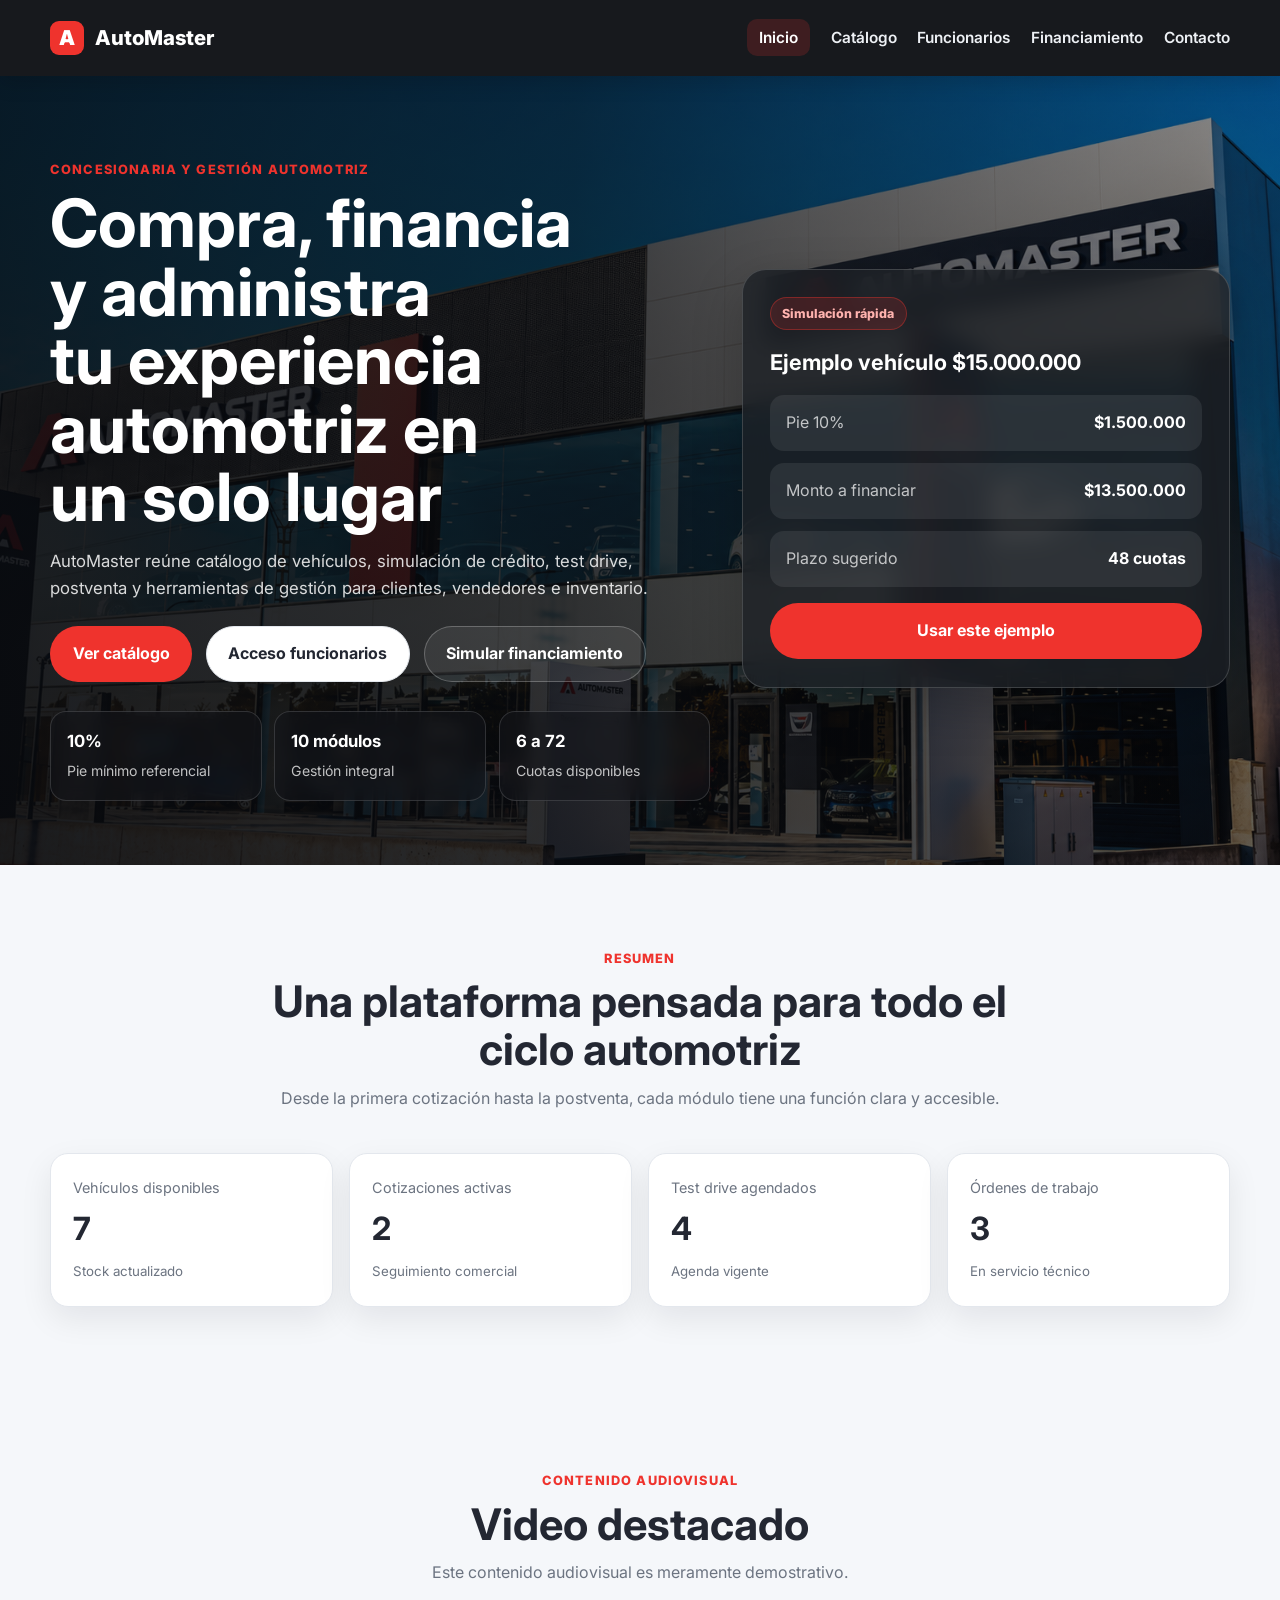
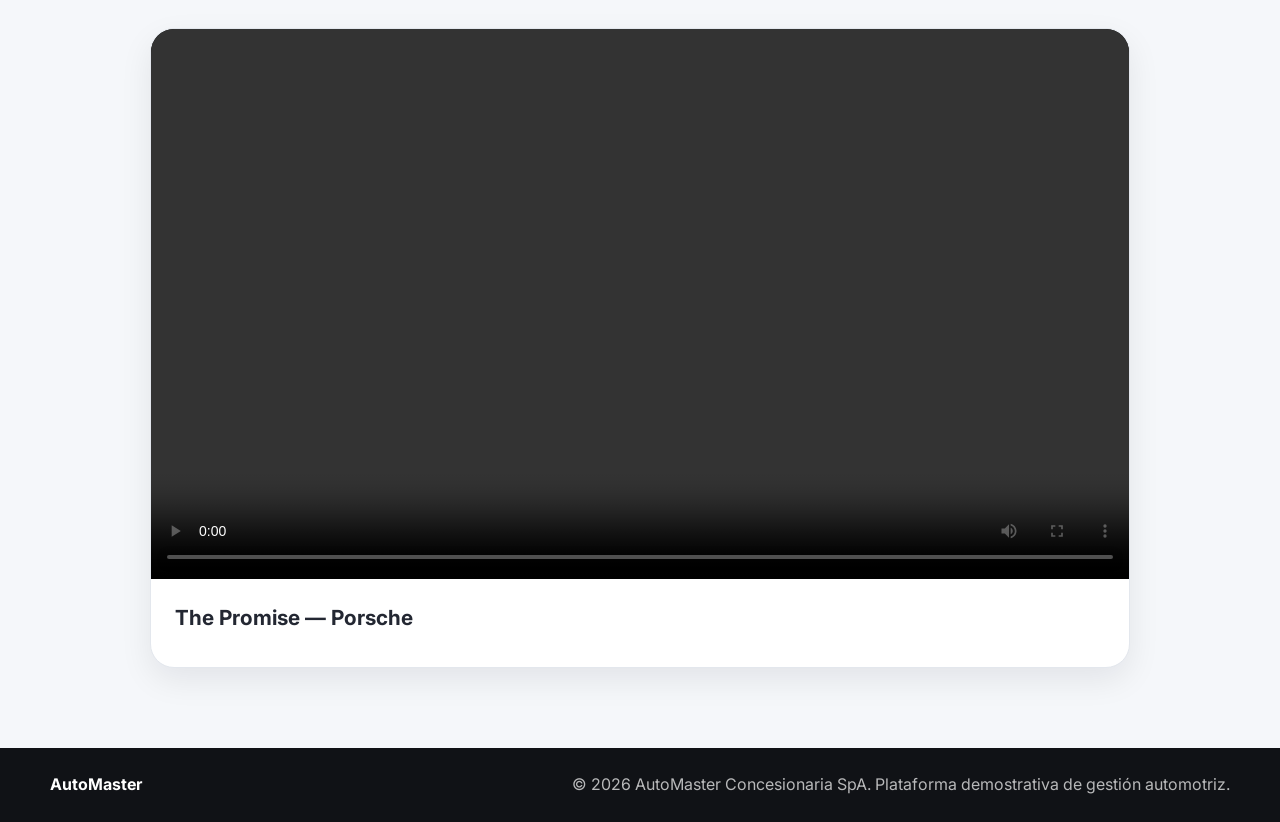
<file: index.html>
<!DOCTYPE html>
<html lang="es">
<head>
    <meta charset="UTF-8">
    <meta name="viewport" content="width=device-width, initial-scale=1.0">
    <title>Inicio | AutoMaster</title>
    <link rel="preconnect" href="https://fonts.googleapis.com">
    <link rel="preconnect" href="https://fonts.gstatic.com" crossorigin>
    <link href="https://fonts.googleapis.com/css2?family=Inter:wght@400;500;600;700;800&display=swap" rel="stylesheet">
    <link rel="stylesheet" href="style.css">
</head>
<body>

<header class="site-header">
    <div class="container header-inner">
        <a href="index.html" class="logo" aria-label="AutoMaster inicio">
            <span class="logo-mark">A</span>
            <span>AutoMaster</span>
        </a>

        <button class="menu-toggle" id="menu-toggle" type="button"
                aria-label="Abrir menú" aria-expanded="false">☰</button>

        <nav aria-label="Navegación principal" class="main-nav" id="main-nav">
            <ul>
                <li><a href="index.html" class="active-page" aria-current="page">Inicio</a></li>
<li><a href="catalogo.html">Catálogo</a></li>
<li><a href="funcionarios.html">Funcionarios</a></li>
<li><a href="financiamiento.html">Financiamiento</a></li>
<li><a href="contacto.html">Contacto</a></li>
<li id="nav-usuario" class="nav-user oculto">
    <span id="usuario-funcionario"></span>
    <button type="button" id="btn-logout-funcionario">Cerrar sesión</button>
</li>
            </ul>
        </nav>
    </div>
</header>


<main>
<section class="hero" id="inicio">
<div class="hero-overlay"></div>
<div class="container hero-grid">
<div class="hero-copy">
<span class="eyebrow">Concesionaria y gestión automotriz</span>
<h1>Compra, financia y administra tu experiencia automotriz en un solo lugar</h1>
<p>
                        AutoMaster reúne catálogo de vehículos, simulación de crédito, test drive, postventa y herramientas de gestión para clientes, vendedores e inventario.
                    </p>
<div class="hero-actions">
<a class="btn btn-primary" href="catalogo.html">Ver catálogo</a>
<a class="btn btn-secondary" href="funcionarios.html">Acceso funcionarios</a>
<a class="btn btn-ghost js-abrir-financiamiento" href="financiamiento.html">Simular financiamiento</a>
</div>
<div class="hero-highlights">
<div class="mini-card">
<strong>10%</strong>
<span>Pie mínimo referencial</span>
</div>
<div class="mini-card">
<strong>10 módulos</strong>
<span>Gestión integral</span>
</div>
<div class="mini-card">
<strong>6 a 72</strong>
<span>Cuotas disponibles</span>
</div>
</div>
</div>
<div class="hero-panel">
<div class="hero-panel-card">
<span class="status-pill">Simulación rápida</span>
<h2>Ejemplo vehículo $15.000.000</h2>
<div class="quick-summary">
<div><span>Pie 10%</span><strong>$1.500.000</strong></div>
<div><span>Monto a financiar</span><strong>$13.500.000</strong></div>
<div><span>Plazo sugerido</span><strong>48 cuotas</strong></div>
</div>
<button class="btn btn-primary btn-full js-ejemplo" data-cuotas="48" data-valor="15000000" type="button">Usar este ejemplo</button>
</div>
</div>
</div>
</section>
<section aria-labelledby="resumen-title" class="section section-alt">
<div class="container">
<div class="section-heading">
<span class="eyebrow">Resumen</span>
<h2 id="resumen-title">Una plataforma pensada para todo el ciclo automotriz</h2>
<p>Desde la primera cotización hasta la postventa, cada módulo tiene una función clara y accesible.</p>
</div>
<div class="stats-grid">
<article class="stat-card"><span>Vehículos disponibles</span><strong id="stat-disponibles">0</strong><small>Stock actualizado</small></article>
<article class="stat-card"><span>Cotizaciones activas</span><strong id="stat-cotizaciones">0</strong><small>Seguimiento comercial</small></article>
<article class="stat-card"><span>Test drive agendados</span><strong id="stat-testdrive">0</strong><small>Agenda vigente</small></article>
<article class="stat-card"><span>Órdenes de trabajo</span><strong id="stat-ot">0</strong><small>En servicio técnico</small></article>
</div>
</div>
</section>
<section aria-labelledby="video-title" class="section video-section" id="video">
<div class="container">
<div class="section-heading">
<span class="eyebrow">Contenido audiovisual</span>
<h2 id="video-title">Video destacado</h2>
<p>Este contenido audiovisual es meramente demostrativo.</p>
</div>
<article class="video-card">
<div class="video-responsive">
<video controls playsinline preload="metadata" aria-label="Porsche The Promise video promocional">
<source src="video/porsche-promise.mp4" type="video/mp4">
<a href="video/porsche-promise.mp4">Abrir video</a>
</video>
</div>
<div class="video-card-content">
<h3>The Promise — Porsche</h3>
</div>
</article>
</div>
</section>
</main>

<div aria-labelledby="app-modal-title" aria-modal="true" class="app-modal oculto" id="app-modal" role="dialog">
<div class="app-modal-backdrop" data-close-app-modal=""></div>
<div class="app-modal-card">
<button aria-label="Cerrar" class="app-modal-close" id="app-modal-close" type="button">×</button>
<div class="app-modal-header">
<span class="eyebrow" id="app-modal-eyebrow">AutoMaster</span>
<h2 id="app-modal-title">Acción</h2>
<p id="app-modal-description"></p>
</div>
<div id="app-modal-content"></div>
</div>
</div>
<div aria-atomic="true" aria-live="polite" class="toast-container" id="toast-container"></div>
<footer class="site-footer">
<div class="container footer-inner">
<strong>AutoMaster</strong>
<p>© 2026 AutoMaster Concesionaria SpA. Plataforma demostrativa de gestión automotriz.</p>
</div>
</footer>

<script src="js/comun.js"></script>
<script src="js/funcionarios.js"></script>
<script src="js/catalogo.js"></script>
<script src="js/financiamiento.js"></script>
<script src="js/contacto.js"></script>
<script src="js/inicio.js"></script>
</body>
</html>
</file>
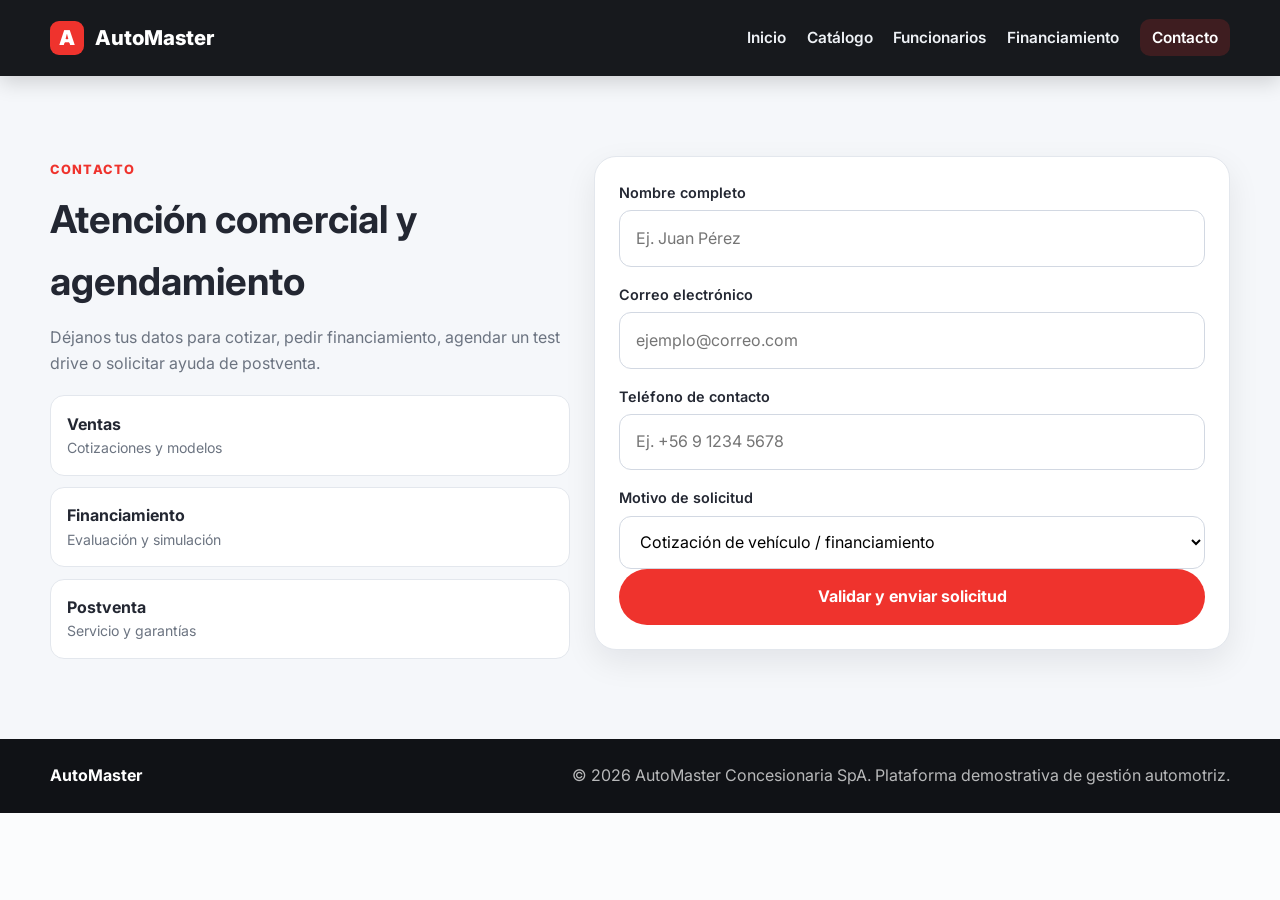
<file: contacto.html>
<!DOCTYPE html>
<html lang="es">
<head>
    <meta charset="UTF-8">
    <meta name="viewport" content="width=device-width, initial-scale=1.0">
    <title>Contacto | AutoMaster</title>
    <link rel="preconnect" href="https://fonts.googleapis.com">
    <link rel="preconnect" href="https://fonts.gstatic.com" crossorigin>
    <link href="https://fonts.googleapis.com/css2?family=Inter:wght@400;500;600;700;800&display=swap" rel="stylesheet">
    <link rel="stylesheet" href="style.css">
</head>
<body>

<header class="site-header">
    <div class="container header-inner">
        <a href="index.html" class="logo" aria-label="AutoMaster inicio">
            <span class="logo-mark">A</span>
            <span>AutoMaster</span>
        </a>

        <button class="menu-toggle" id="menu-toggle" type="button"
                aria-label="Abrir menú" aria-expanded="false">☰</button>

        <nav aria-label="Navegación principal" class="main-nav" id="main-nav">
            <ul>
                <li><a href="index.html">Inicio</a></li>
<li><a href="catalogo.html">Catálogo</a></li>
<li><a href="funcionarios.html">Funcionarios</a></li>
<li><a href="financiamiento.html">Financiamiento</a></li>
<li><a href="contacto.html" class="active-page" aria-current="page">Contacto</a></li>
<li id="nav-usuario" class="nav-user oculto">
    <span id="usuario-funcionario"></span>
    <button type="button" id="btn-logout-funcionario">Cerrar sesión</button>
</li>
            </ul>
        </nav>
    </div>
</header>


<main>
<section class="section section-alt" id="contacto">
<div class="container">
<div class="contact-layout">
<div class="contact-copy">
<span class="eyebrow">Contacto</span>
<h2>Atención comercial y agendamiento</h2>
<p>Déjanos tus datos para cotizar, pedir financiamiento, agendar un test drive o solicitar ayuda de postventa.</p>
<div class="contact-cards">
<div><strong>Ventas</strong><span>Cotizaciones y modelos</span></div>
<div><strong>Financiamiento</strong><span>Evaluación y simulación</span></div>
<div><strong>Postventa</strong><span>Servicio y garantías</span></div>
</div>
</div>
<form class="contact-form" id="formulario-cliente" novalidate="">
<div class="form-group"><label for="nombre">Nombre completo</label><input id="nombre" name="nombre" placeholder="Ej. Juan Pérez" type="text"/><span class="field-error oculto" id="error-nombre"></span></div>
<div class="form-group"><label for="email">Correo electrónico</label><input id="email" name="email" placeholder="ejemplo@correo.com" type="email"/><span class="field-error oculto" id="error-email"></span></div>
<div class="form-group"><label for="telefono">Teléfono de contacto</label><input id="telefono" name="telefono" placeholder="Ej. +56 9 1234 5678" type="tel"/></div>
<div class="form-group"><label for="tipo-solicitud">Motivo de solicitud</label><select id="tipo-solicitud" name="tipo-solicitud"><option value="cotizacion">Cotización de vehículo / financiamiento</option><option value="test-drive">Agendamiento de test drive</option><option value="postventa">Consulta de servicio técnico / postventa</option><option value="garantia">Consulta de garantía</option></select></div>
<button class="btn btn-primary btn-full" type="submit">Validar y enviar solicitud</button>
<p class="success-message oculto" id="mensaje-exito">¡Solicitud registrada con éxito! Un asesor comercial se comunicará contigo.</p>
</form>
</div>
</div>
</section>
</main>


<div aria-labelledby="app-modal-title" aria-modal="true" class="app-modal oculto" id="app-modal" role="dialog">
<div class="app-modal-backdrop" data-close-app-modal=""></div>
<div class="app-modal-card">
<button aria-label="Cerrar" class="app-modal-close" id="app-modal-close" type="button">×</button>
<div class="app-modal-header">
<span class="eyebrow" id="app-modal-eyebrow">AutoMaster</span>
<h2 id="app-modal-title">Acción</h2>
<p id="app-modal-description"></p>
</div>
<div id="app-modal-content"></div>
</div>
</div>
<div aria-atomic="true" aria-live="polite" class="toast-container" id="toast-container"></div>
<footer class="site-footer">
<div class="container footer-inner">
<strong>AutoMaster</strong>
<p>© 2026 AutoMaster Concesionaria SpA. Plataforma demostrativa de gestión automotriz.</p>
</div>
</footer>

<!-- JavaScript separado por funcionalidad -->
<script src="js/comun.js"></script>
<script src="js/funcionarios.js"></script>
<script src="js/catalogo.js"></script>
<script src="js/financiamiento.js"></script>
<script src="js/contacto.js"></script>
<script src="js/inicio.js"></script>
</body>
</html>
</file>
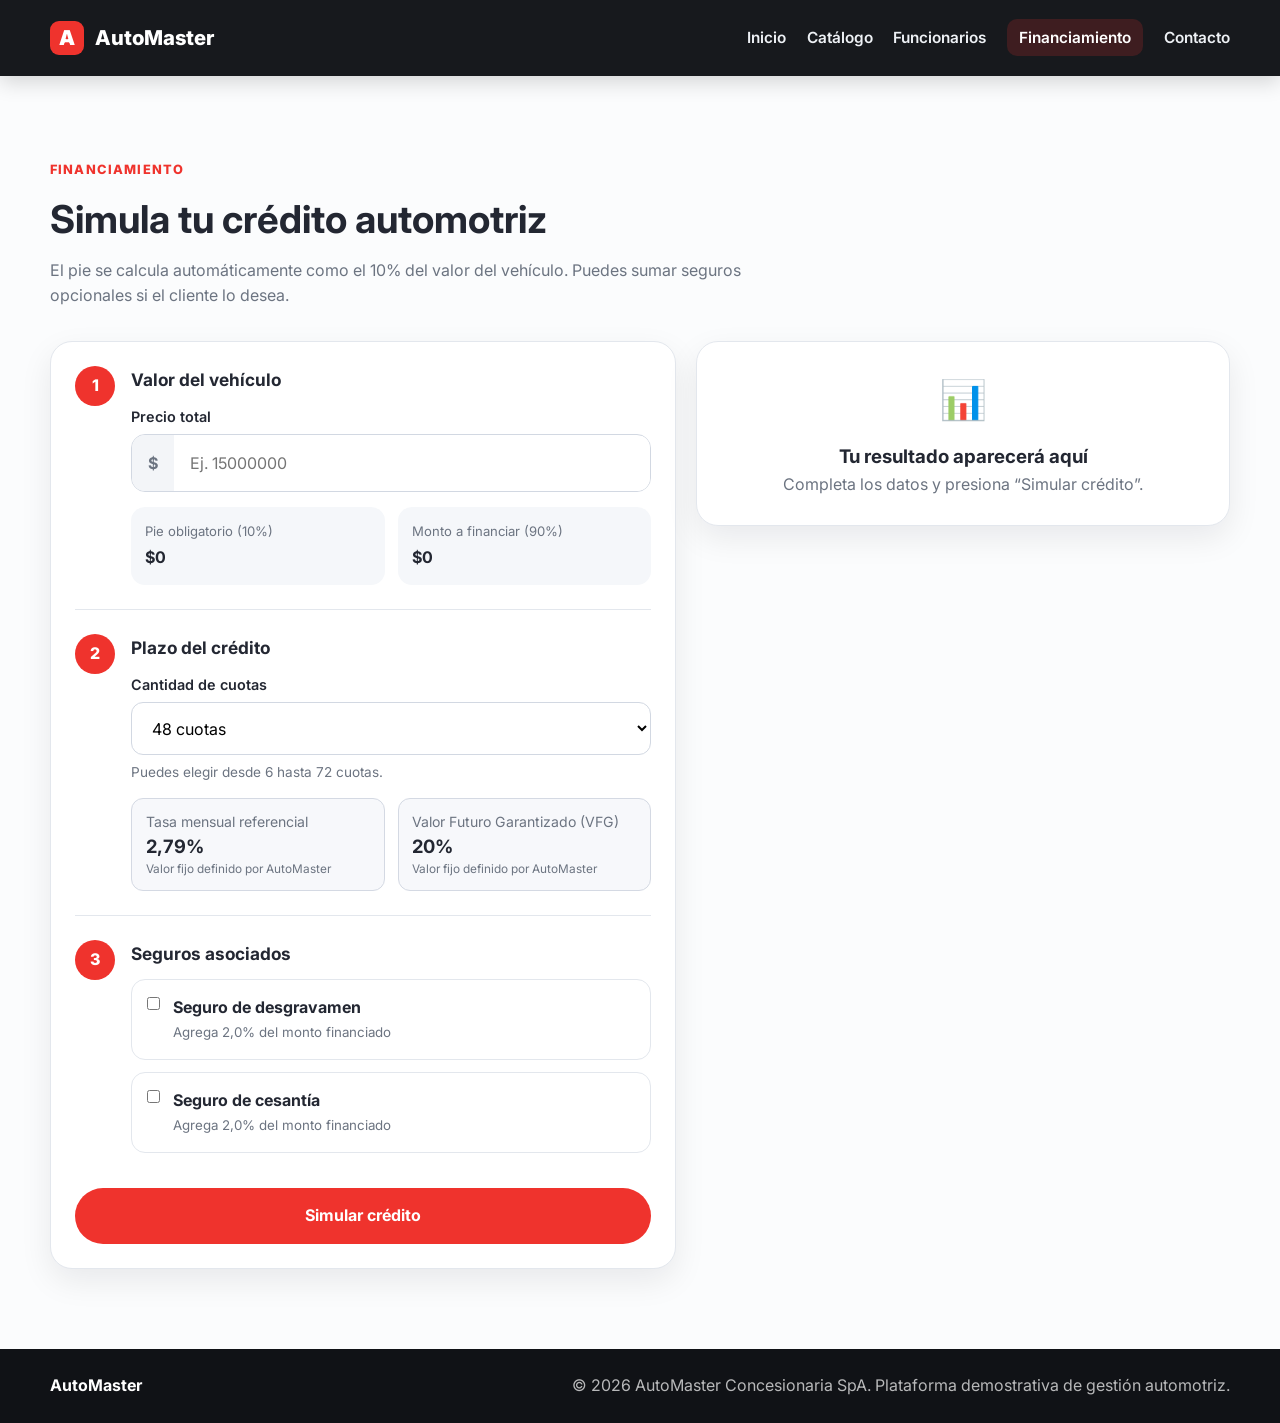
<file: financiamiento.html>
<!DOCTYPE html>
<html lang="es">
<head>
    <meta charset="UTF-8">
    <meta name="viewport" content="width=device-width, initial-scale=1.0">
    <title>Financiamiento | AutoMaster</title>
    <link rel="preconnect" href="https://fonts.googleapis.com">
    <link rel="preconnect" href="https://fonts.gstatic.com" crossorigin>
    <link href="https://fonts.googleapis.com/css2?family=Inter:wght@400;500;600;700;800&display=swap" rel="stylesheet">
    <link rel="stylesheet" href="style.css">
</head>
<body>

<header class="site-header">
    <div class="container header-inner">
        <a href="index.html" class="logo" aria-label="AutoMaster inicio">
            <span class="logo-mark">A</span>
            <span>AutoMaster</span>
        </a>

        <button class="menu-toggle" id="menu-toggle" type="button"
                aria-label="Abrir menú" aria-expanded="false">☰</button>

        <nav aria-label="Navegación principal" class="main-nav" id="main-nav">
            <ul>
                <li><a href="index.html">Inicio</a></li>
<li><a href="catalogo.html">Catálogo</a></li>
<li><a href="funcionarios.html">Funcionarios</a></li>
<li><a href="financiamiento.html" class="active-page" aria-current="page">Financiamiento</a></li>
<li><a href="contacto.html">Contacto</a></li>
<li id="nav-usuario" class="nav-user oculto">
    <span id="usuario-funcionario"></span>
    <button type="button" id="btn-logout-funcionario">Cerrar sesión</button>
</li>
            </ul>
        </nav>
    </div>
</header>


<main>
<section aria-hidden="false" class="section financing-section" id="financiamiento">
<div class="container">
<div class="financing-header">
<div>
<span class="eyebrow">Financiamiento</span>
<h2>Simula tu crédito automotriz</h2>
<p>El pie se calcula automáticamente como el 10% del valor del vehículo. Puedes sumar seguros opcionales si el cliente lo desea.</p>
</div>

</div>
<div class="financing-layout">
<form class="simulator-card" id="form-simulador" novalidate="">
<div class="step-block">
<div class="step-number">1</div>
<div class="step-body">
<h3>Valor del vehículo</h3>
<label for="valor-vehiculo">Precio total</label>
<div class="money-input"><span>$</span><input id="valor-vehiculo" min="1000000" placeholder="Ej. 15000000" required="" step="100000" type="number"/></div>
<div class="inline-summary">
<div><span>Pie obligatorio (10%)</span><strong id="monto-pie">$0</strong></div>
<div><span>Monto a financiar (90%)</span><strong id="monto-financiar-preview">$0</strong></div>
</div>
</div>
</div>
<div class="step-block">
<div class="step-number">2</div>
<div class="step-body">
<h3>Plazo del crédito</h3>
<label for="plazo-cuotas">Cantidad de cuotas</label>
<select id="plazo-cuotas"></select>
<p class="help-text">Puedes elegir desde 6 hasta 72 cuotas.</p>
<div class="finance-inline-fields">
<div class="fixed-finance-field">
<span>Tasa mensual referencial</span>
<strong>2,79%</strong>
<small>Valor fijo definido por AutoMaster</small>
</div>
<div class="fixed-finance-field">
<span>Valor Futuro Garantizado (VFG)</span>
<strong>20%</strong>
<small>Valor fijo definido por AutoMaster</small>
</div>
</div>
</div>
</div>
<div class="step-block">
<div class="step-number">3</div>
<div class="step-body">
<h3>Seguros asociados</h3>
<label class="insurance-option" for="seguro-desgravamen">
<input id="seguro-desgravamen" type="checkbox"/>
<span><strong>Seguro de desgravamen</strong><small>Agrega 2,0% del monto financiado</small></span>
</label>
<label class="insurance-option" for="seguro-cesantia">
<input id="seguro-cesantia" type="checkbox"/>
<span><strong>Seguro de cesantía</strong><small>Agrega 2,0% del monto financiado</small></span>
</label>
</div>
</div>
<p class="error-message oculto" id="error-simulador"></p>
<button class="btn btn-primary btn-full" type="submit">Simular crédito</button>
</form>
<aside class="result-panel">
<div class="result-placeholder" id="resultado-placeholder">
<div class="placeholder-icon">📊</div>
<h3>Tu resultado aparecerá aquí</h3>
<p>Completa los datos y presiona “Simular crédito”.</p>
</div>
<div aria-live="polite" class="result-card oculto" id="tarjeta-resultado">
<span class="result-badge">Resultado</span>
<h3 id="res-titulo-cuotas">Simulación</h3>
<div class="result-row"><span>Código de simulación</span><strong id="res-codigo-simulacion">—</strong></div>
<div class="result-row emphasis"><span>Valor del vehículo</span><strong id="res-valor-vehiculo">$0</strong></div>
<div class="result-row"><span>Pie (10%)</span><strong id="res-pie">$0</strong></div>
<div class="result-row emphasis"><span>Monto financiado</span><strong id="res-monto-solicitado">$0</strong></div>
<hr/>
<div class="result-row"><span>Tasa mensual referencial</span><strong id="res-tasa-mensual">2,79%</strong></div>
<div class="result-row"><span>Valor futuro garantizado</span><strong id="res-vfg">$0</strong></div>
<div class="result-row"><span>Costo base con intereses</span><strong id="res-costo-base">$0</strong></div>
<div class="result-row"><span>Seguro desgravamen</span><strong id="res-costo-desgravamen">$0</strong></div>
<div class="result-row"><span>Seguro cesantía</span><strong id="res-costo-cesantia">$0</strong></div>
<hr/>
<div class="result-row total-row"><span>Cuota mensual aproximada</span><strong id="res-cuota-mensual">$0</strong></div>
<div class="result-row total-row secondary-total"><span>Costo total del crédito</span><strong id="res-costo-total">$0</strong></div>
<p class="legal-note">Simulación referencial para fines demostrativos. No reemplaza una evaluación bancaria real.</p>
<a class="btn btn-secondary btn-full" href="contacto.html">Solicitar asesoría</a>
</div>
</aside>
</div>
</div>
</section>
</main>


<div aria-labelledby="app-modal-title" aria-modal="true" class="app-modal oculto" id="app-modal" role="dialog">
<div class="app-modal-backdrop" data-close-app-modal=""></div>
<div class="app-modal-card">
<button aria-label="Cerrar" class="app-modal-close" id="app-modal-close" type="button">×</button>
<div class="app-modal-header">
<span class="eyebrow" id="app-modal-eyebrow">AutoMaster</span>
<h2 id="app-modal-title">Acción</h2>
<p id="app-modal-description"></p>
</div>
<div id="app-modal-content"></div>
</div>
</div>
<div aria-atomic="true" aria-live="polite" class="toast-container" id="toast-container"></div>
<footer class="site-footer">
<div class="container footer-inner">
<strong>AutoMaster</strong>
<p>© 2026 AutoMaster Concesionaria SpA. Plataforma demostrativa de gestión automotriz.</p>
</div>
</footer>

<!-- JavaScript separado por funcionalidad -->
<script src="js/comun.js"></script>
<script src="js/funcionarios.js"></script>
<script src="js/catalogo.js"></script>
<script src="js/financiamiento.js"></script>
<script src="js/contacto.js"></script>
<script src="js/inicio.js"></script>
</body>
</html>
</file>
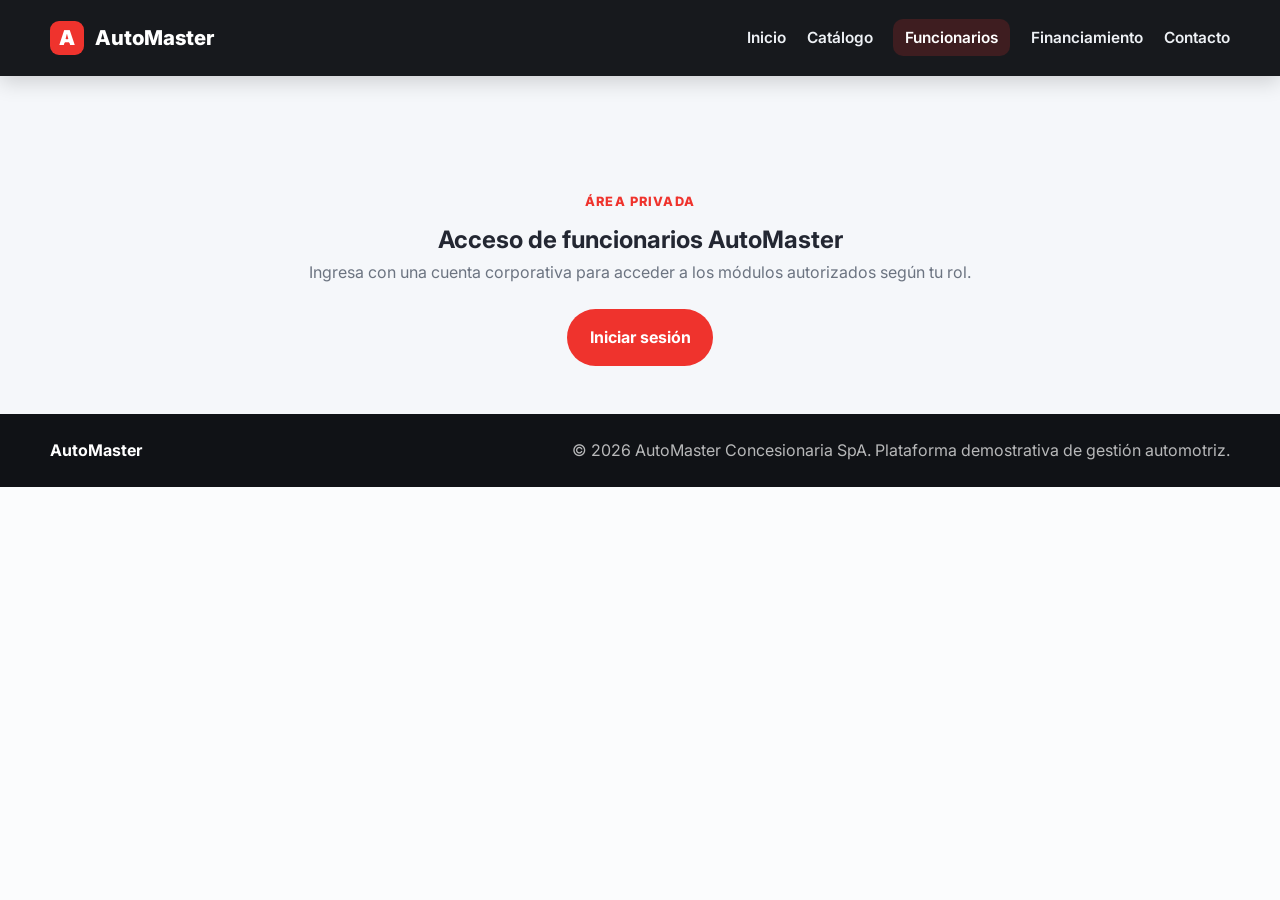
<file: funcionarios.html>
<!DOCTYPE html>
<html lang="es">
<head>
    <meta charset="UTF-8">
    <meta name="viewport" content="width=device-width, initial-scale=1.0">
    <title>Funcionarios | AutoMaster</title>
    <link rel="preconnect" href="https://fonts.googleapis.com">
    <link rel="preconnect" href="https://fonts.gstatic.com" crossorigin>
    <link href="https://fonts.googleapis.com/css2?family=Inter:wght@400;500;600;700;800&display=swap" rel="stylesheet">
    <link rel="stylesheet" href="style.css">
</head>
<body>

<header class="site-header">
    <div class="container header-inner">
        <a href="index.html" class="logo" aria-label="AutoMaster inicio">
            <span class="logo-mark">A</span>
            <span>AutoMaster</span>
        </a>

        <button class="menu-toggle" id="menu-toggle" type="button"
                aria-label="Abrir menú" aria-expanded="false">☰</button>

        <nav aria-label="Navegación principal" class="main-nav" id="main-nav">
            <ul>
                <li><a href="index.html">Inicio</a></li>
<li><a href="catalogo.html">Catálogo</a></li>
<li><a href="funcionarios.html" class="active-page" aria-current="page">Funcionarios</a></li>
<li><a href="financiamiento.html">Financiamiento</a></li>
<li><a href="contacto.html">Contacto</a></li>
<li id="nav-usuario" class="nav-user oculto">
    <span id="usuario-funcionario"></span>
    <button type="button" id="btn-logout-funcionario">Cerrar sesión</button>
</li>
            </ul>
        </nav>
    </div>
</header>


<main>

<section class="section section-alt funcionario-intro">
    <div class="container">
        <div class="section-heading">
            <span class="eyebrow">Área privada</span>
            <h1>Acceso de funcionarios AutoMaster</h1>
            <p>Ingresa con una cuenta corporativa para acceder a los módulos autorizados según tu rol.</p>
            <div class="hero-actions funcionario-login-actions">
                <button type="button" class="btn btn-primary" id="hero-login-funcionario">Iniciar sesión</button>
            </div>
        </div>
    </div>
</section>

<section aria-hidden="true" class="section management-section oculto" id="gestion">
<div class="container">
<div class="section-heading">
<span class="eyebrow">Centro de gestión</span>
<h2>Todos los módulos de AutoMaster</h2>
<p>Selecciona un módulo para ver sus funciones, indicadores y acciones principales.</p>
</div>
<div class="management-toolbar">
<div class="session-summary">
<span>Rol activo</span>
<strong id="role-label">Sin sesión</strong>
</div>
<div class="management-actions">
<button class="btn btn-secondary btn-compact" id="btn-notificaciones" type="button">Notificaciones <span id="notification-count">0</span></button>
<button class="btn btn-secondary btn-compact admin-only" id="btn-exportar-respaldo" type="button">Exportar respaldo</button>
<button class="btn btn-secondary btn-compact admin-only" id="btn-importar-respaldo" type="button">Restaurar respaldo</button>
<button class="btn btn-secondary btn-compact admin-only" id="btn-reset-demo" type="button">Restablecer demo</button>
<input accept="application/json" class="oculto" id="backup-file" type="file"/>
</div>
</div>
<div class="module-layout">
<aside aria-label="Módulos de gestión" class="module-menu">
<button class="module-button active" data-module="clientes" type="button"><span>👤</span><div><strong>Clientes</strong><small>Historial y cotizaciones</small></div></button>
<button class="module-button" data-module="vendedores" type="button"><span>🧑‍💼</span><div><strong>Vendedores</strong><small>CRM, metas y comisiones</small></div></button>
<button class="module-button" data-module="stock" type="button"><span>🚘</span><div><strong>Stock e Inventario</strong><small>VIN y disponibilidad</small></div></button>
<button class="module-button" data-module="repuestos" type="button"><span>🔧</span><div><strong>Repuestos</strong><small>Piezas e insumos</small></div></button>
<button class="module-button" data-module="finanzas" type="button"><span>💳</span><div><strong>Financiamiento</strong><small>Crédito y solicitudes</small></div></button>
<button class="module-button" data-module="testdrive" type="button"><span>🛣️</span><div><strong>Test Drive</strong><small>Agenda y demostración</small></div></button>
<button class="module-button" data-module="documentos" type="button"><span>📄</span><div><strong>Documentos</strong><small>Contratos y archivos</small></div></button>
<button class="module-button" data-module="garantias" type="button"><span>🛡️</span><div><strong>Garantías</strong><small>Pólizas y reclamos</small></div></button>
<button class="module-button" data-module="modelos" type="button"><span>🧾</span><div><strong>Modelos y Catálogo</strong><small>Versiones y precios</small></div></button>
<button class="module-button" data-module="postventa" type="button"><span>🛠️</span><div><strong>Postventa</strong><small>OT y mantenciones</small></div></button>
</aside>
<div aria-live="polite" class="module-panel" id="module-panel"></div>
</div>
</div>
</section>
</main>

<div aria-labelledby="login-title" aria-modal="true" class="login-modal oculto" id="login-modal" role="dialog">
<div class="login-backdrop" data-close-login=""></div>
<div class="login-card">
<button aria-label="Cerrar acceso" class="login-close" id="cerrar-login" type="button">×</button>
<div class="login-logo"><span class="logo-mark">A</span><span>AutoMaster</span></div>
<span class="eyebrow">Área privada</span>
<h2 id="login-title">Acceso para funcionarios</h2>
<p class="login-description">Ingresa con tu correo corporativo <strong>@automaster.cl</strong>. El sistema aplica permisos por rol para mostrar solo los módulos autorizados.</p>
<div class="demo-login-hint"><strong>Demo:</strong> admin@automaster.cl / vendedor@automaster.cl / finanzas@automaster.cl / repuestos@automaster.cl / postventa@automaster.cl<br/>Contraseña de demostración: <code>AutoMaster2026!</code></div>
<form id="form-login" novalidate="">
<div class="form-group">
<label for="login-email">Correo corporativo</label>
<input autocomplete="username" id="login-email" placeholder="nombre@automaster.cl" required="" type="email"/>
</div>
<div class="form-group">
<label for="login-password">Contraseña</label>
<input autocomplete="current-password" id="login-password" placeholder="Ingresa tu contraseña" required="" type="password"/>
</div>
<p class="login-error oculto" id="login-error" role="alert"></p>
<button class="btn btn-primary btn-full" type="submit">Ingresar al sistema</button>
</form>
<p class="login-help">Acceso exclusivo para personal autorizado de AutoMaster.</p>
</div>
</div>
<div aria-labelledby="app-modal-title" aria-modal="true" class="app-modal oculto" id="app-modal" role="dialog">
<div class="app-modal-backdrop" data-close-app-modal=""></div>
<div class="app-modal-card">
<button aria-label="Cerrar" class="app-modal-close" id="app-modal-close" type="button">×</button>
<div class="app-modal-header">
<span class="eyebrow" id="app-modal-eyebrow">AutoMaster</span>
<h2 id="app-modal-title">Acción</h2>
<p id="app-modal-description"></p>
</div>
<div id="app-modal-content"></div>
</div>
</div>
<div aria-atomic="true" aria-live="polite" class="toast-container" id="toast-container"></div>
<footer class="site-footer">
<div class="container footer-inner">
<strong>AutoMaster</strong>
<p>© 2026 AutoMaster Concesionaria SpA. Plataforma demostrativa de gestión automotriz.</p>
</div>
</footer>

<!-- JavaScript separado por funcionalidad -->
<script src="js/comun.js"></script>
<script src="js/funcionarios.js"></script>
<script src="js/catalogo.js"></script>
<script src="js/financiamiento.js"></script>
<script src="js/contacto.js"></script>
<script src="js/inicio.js"></script>
</body>
</html>
</file>
<file: style.css>
:root {
    --primary: #ef332d;
    --primary-dark: #c92622;
    --dark: #101216;
    --dark-soft: #181b21;
    --text: #232732;
    --muted: #6c7481;
    --surface: #ffffff;
    --surface-soft: #f5f7fa;
    --border: #e3e7ed;
    --success: #18864b;
    --warning: #c17a00;
    --danger: #cf2b24;
    --shadow: 0 12px 32px rgba(16, 18, 22, 0.08);
    --radius: 18px;
    --container: 1180px;
}

* {
    margin: 0;
    padding: 0;
    box-sizing: border-box;
}

html {
    scroll-behavior: smooth;
}

body {
    font-family: 'Inter', system-ui, -apple-system, BlinkMacSystemFont, 'Segoe UI', sans-serif;
    color: var(--text);
    background: #fbfcfd;
    line-height: 1.6;
}

img {
    display: block;
    width: 100%;
}

button,
input,
select,
textarea {
    font: inherit;
}

a {
    color: inherit;
    text-decoration: none;
}

.container {
    width: min(var(--container), calc(100% - 2rem));
    margin: 0 auto;
}

.section {
    padding: 5rem 0;
}

.section-alt {
    background: var(--surface-soft);
}

.eyebrow {
    display: inline-block;
    margin-bottom: 0.55rem;
    color: var(--primary);
    font-size: 0.8rem;
    font-weight: 800;
    letter-spacing: 0.09em;
    text-transform: uppercase;
}

.section-heading {
    max-width: 760px;
    margin: 0 auto 2.6rem;
    text-align: center;
}

.section-heading h2 {
    font-size: clamp(2rem, 3.4vw, 2.9rem);
    line-height: 1.1;
    margin-bottom: 0.75rem;
}

.section-heading p {
    color: var(--muted);
}

.btn {
    display: inline-flex;
    align-items: center;
    justify-content: center;
    min-height: 48px;
    padding: 0.9rem 1.35rem;
    border: 1px solid transparent;
    border-radius: 999px;
    font-weight: 700;
    cursor: pointer;
    transition: transform 0.2s ease, background 0.2s ease, color 0.2s ease, border-color 0.2s ease;
}

.btn:hover {
    transform: translateY(-1px);
}

.btn-primary {
    background: var(--primary);
    color: #fff;
}

.btn-primary:hover {
    background: var(--primary-dark);
}

.btn-secondary {
    background: #fff;
    color: var(--text);
    border-color: var(--border);
}

.btn-secondary:hover {
    border-color: var(--primary);
    color: var(--primary);
}

.btn-ghost {
    color: #fff;
    border-color: rgba(255,255,255,0.24);
    background: rgba(255,255,255,0.08);
}

.btn-ghost:hover {
    background: rgba(255,255,255,0.14);
}

.btn-full {
    width: 100%;
}

.site-header {
    position: sticky;
    top: 0;
    z-index: 1000;
    background: rgba(14, 16, 20, 0.96);
    backdrop-filter: blur(12px);
    box-shadow: 0 6px 20px rgba(0,0,0,0.16);
}

.header-inner {
    min-height: 76px;
    display: flex;
    align-items: center;
    justify-content: space-between;
    gap: 1rem;
}

.logo {
    display: inline-flex;
    align-items: center;
    gap: 0.7rem;
    color: #fff;
    font-size: 1.28rem;
    font-weight: 800;
}

.logo-mark {
    width: 34px;
    height: 34px;
    display: inline-grid;
    place-items: center;
    border-radius: 9px;
    background: var(--primary);
    color: #fff;
    font-weight: 900;
}

.main-nav ul {
    list-style: none;
    display: flex;
    align-items: center;
    gap: 1.3rem;
}

.main-nav a {
    color: #eef1f5;
    font-weight: 600;
    font-size: 0.96rem;
}

.main-nav a:hover {
    color: #fff;
}

.menu-toggle {
    display: none;
    border: 1px solid rgba(255,255,255,0.15);
    background: rgba(255,255,255,0.07);
    color: #fff;
    border-radius: 10px;
    width: 44px;
    height: 44px;
    cursor: pointer;
}

.hero {
    position: relative;
    min-height: 82vh;
    display: flex;
    align-items: center;
    color: #fff;
    background-image: url('./img/fondo-automaster.png');
    background-size: cover;
    background-position: center;
    background-repeat: no-repeat;
    overflow: hidden;
}

.hero-overlay {
    position: absolute;
    inset: 0;
    background:
        linear-gradient(90deg, rgba(8,10,14,0.88) 0%, rgba(8,10,14,0.76) 45%, rgba(8,10,14,0.40) 100%),
        linear-gradient(180deg, rgba(7,9,12,0.10), rgba(7,9,12,0.40));
}

.hero-grid {
    position: relative;
    z-index: 1;
    display: grid;
    grid-template-columns: minmax(0, 1.15fr) minmax(330px, 0.85fr);
    gap: 2rem;
    align-items: center;
    padding: 5rem 0 4rem;
}

.hero-copy {
    max-width: 760px;
}

.hero-copy h1 {
    font-size: clamp(2.6rem, 5.2vw, 4.8rem);
    line-height: 1.03;
    margin-bottom: 1rem;
    text-wrap: balance;
}

.hero-copy p {
    max-width: 700px;
    color: rgba(255,255,255,0.84);
    font-size: 1.05rem;
    margin-bottom: 1.5rem;
}

.hero-actions {
    display: flex;
    flex-wrap: wrap;
    gap: 0.85rem;
    margin-bottom: 1.8rem;
}

.hero-highlights {
    display: grid;
    grid-template-columns: repeat(3, minmax(0, 1fr));
    gap: 0.8rem;
}

.mini-card {
    padding: 1rem;
    border-radius: 16px;
    background: rgba(19,22,27,0.58);
    border: 1px solid rgba(255,255,255,0.14);
    backdrop-filter: blur(8px);
}

.mini-card strong {
    display: block;
    font-size: 1.05rem;
    margin-bottom: 0.2rem;
}

.mini-card span {
    color: rgba(255,255,255,0.74);
    font-size: 0.88rem;
}

.hero-panel-card {
    padding: 1.7rem;
    border-radius: 24px;
    background: rgba(29,32,38,0.78);
    border: 1px solid rgba(255,255,255,0.16);
    box-shadow: 0 18px 50px rgba(0,0,0,0.22);
    backdrop-filter: blur(12px);
}

.status-pill {
    display: inline-block;
    background: rgba(239,51,45,0.16);
    color: #ffb3af;
    border: 1px solid rgba(239,51,45,0.38);
    border-radius: 999px;
    padding: 0.35rem 0.7rem;
    font-size: 0.78rem;
    font-weight: 800;
    margin-bottom: 0.9rem;
}

.hero-panel-card h2 {
    font-size: 1.35rem;
    margin-bottom: 1rem;
}

.quick-summary {
    display: grid;
    gap: 0.75rem;
    margin-bottom: 1rem;
}

.quick-summary div {
    display: flex;
    justify-content: space-between;
    gap: 1rem;
    padding: 0.95rem 1rem;
    border-radius: 14px;
    background: rgba(255,255,255,0.08);
}

.quick-summary span {
    color: rgba(255,255,255,0.72);
}

.stats-grid {
    display: grid;
    grid-template-columns: repeat(4, minmax(0, 1fr));
    gap: 1rem;
}

.stat-card {
    background: var(--surface);
    border: 1px solid var(--border);
    border-radius: var(--radius);
    padding: 1.4rem;
    box-shadow: var(--shadow);
}

.stat-card span {
    display: block;
    color: var(--muted);
    font-size: 0.9rem;
}

.stat-card strong {
    display: block;
    font-size: 2rem;
    margin: 0.25rem 0;
}

.stat-card small {
    color: var(--muted);
}

.catalog-grid {
    display: grid;
    grid-template-columns: repeat(3, minmax(0, 1fr));
    gap: 1.5rem;
}

.catalog-toolbar {
    display: flex;
    align-items: end;
    justify-content: space-between;
    gap: 1rem;
    margin-bottom: 1.5rem;
    padding: 1rem;
    background: var(--surface);
    border: 1px solid var(--border);
    border-radius: 18px;
}

.catalog-filters {
    display: flex;
    flex-wrap: wrap;
    gap: 0.55rem;
}

.catalog-filter {
    border: 1px solid var(--border);
    background: #fff;
    color: var(--text);
    border-radius: 999px;
    padding: 0.65rem 0.95rem;
    font-weight: 700;
    cursor: pointer;
}

.catalog-filter:hover,
.catalog-filter.active {
    background: var(--primary);
    border-color: var(--primary);
    color: #fff;
}

.catalog-search {
    display: grid;
    gap: 0.35rem;
    min-width: min(320px, 100%);
    color: var(--muted);
    font-size: 0.84rem;
    font-weight: 700;
}

.catalog-search input {
    width: 100%;
    border: 1px solid var(--border);
    border-radius: 12px;
    padding: 0.72rem 0.85rem;
    background: #fff;
}

.catalog-search input:focus {
    outline: none;
    border-color: var(--primary);
    box-shadow: 0 0 0 3px rgba(224, 53, 47, 0.12);
}

.catalog-empty {
    text-align: center;
    color: var(--muted);
    padding: 1.2rem;
    margin-bottom: 1rem;
    border: 1px dashed var(--border);
    border-radius: 14px;
}

.vehicle-card {
    overflow: hidden;
    background: var(--surface);
    border: 1px solid var(--border);
    border-radius: 24px;
    box-shadow: var(--shadow);
}

.vehicle-card img {
    width: 100%;
    aspect-ratio: 16 / 10;
    object-fit: contain;
    object-position: center;
    background: #f4f5f7;
    padding: 0.35rem;
}

.vehicle-content {
    padding: 1.45rem;
}

.vehicle-topline {
    display: flex;
    justify-content: space-between;
    align-items: center;
    color: var(--muted);
    font-size: 0.88rem;
    margin-bottom: 0.65rem;
}

.vehicle-tag {
    display: inline-block;
    padding: 0.3rem 0.6rem;
    border-radius: 999px;
    background: #fff0ef;
    color: var(--primary);
    font-weight: 700;
}

.moto-tag {
    background: #eef4ff;
    color: #315ea8;
}

.vehicle-content h3 {
    font-size: 1.4rem;
    margin-bottom: 0.85rem;
}

.vehicle-content ul {
    list-style: none;
    display: grid;
    gap: 0.42rem;
    color: var(--muted);
}

.vehicle-content li strong {
    color: var(--text);
}

.vehicle-actions {
    display: flex;
    flex-wrap: wrap;
    gap: 0.7rem;
    margin-top: 1.2rem;
}

.management-section {
    background: #11141a;
    color: #fff;
}

.management-section .section-heading p {
    color: rgba(255,255,255,0.66);
}

.module-layout {
    display: grid;
    grid-template-columns: 300px minmax(0, 1fr);
    gap: 1rem;
    align-items: start;
}

.module-menu {
    display: grid;
    gap: 0.65rem;
    position: sticky;
    top: 92px;
}

.module-button {
    width: 100%;
    display: flex;
    align-items: center;
    gap: 0.85rem;
    text-align: left;
    padding: 0.95rem;
    border-radius: 14px;
    border: 1px solid rgba(255,255,255,0.09);
    background: rgba(255,255,255,0.045);
    color: #fff;
    cursor: pointer;
    transition: background 0.2s ease, border-color 0.2s ease;
}

.module-button:hover,
.module-button.active {
    background: rgba(239,51,45,0.14);
    border-color: rgba(239,51,45,0.50);
}

.module-button > span {
    font-size: 1.3rem;
}

.module-button div {
    min-width: 0;
}

.module-button strong,
.module-button small {
    display: block;
}

.module-button small {
    color: rgba(255,255,255,0.56);
    font-size: 0.78rem;
    margin-top: 0.08rem;
}

.module-panel {
    min-height: 670px;
    background: #f8f9fb;
    color: var(--text);
    border-radius: 24px;
    padding: 1.5rem;
    border: 1px solid rgba(255,255,255,0.09);
}

.module-panel-header {
    display: flex;
    justify-content: space-between;
    align-items: flex-start;
    gap: 1rem;
    margin-bottom: 1.2rem;
}

.module-panel-header h3 {
    font-size: 1.7rem;
    margin-bottom: 0.35rem;
}

.module-panel-header p {
    color: var(--muted);
    max-width: 720px;
}

.module-badge {
    white-space: nowrap;
    padding: 0.4rem 0.7rem;
    border-radius: 999px;
    background: #fff0ef;
    color: var(--primary);
    font-size: 0.8rem;
    font-weight: 800;
}

.module-kpis {
    display: grid;
    grid-template-columns: repeat(3, minmax(0,1fr));
    gap: 0.8rem;
    margin-bottom: 1rem;
}

.module-kpi {
    background: #fff;
    border: 1px solid var(--border);
    border-radius: 16px;
    padding: 1rem;
}

.module-kpi span {
    display: block;
    color: var(--muted);
    font-size: 0.82rem;
}

.module-kpi strong {
    display: block;
    font-size: 1.5rem;
    margin-top: 0.15rem;
}

.module-content-grid {
    display: grid;
    grid-template-columns: minmax(0, 1fr) minmax(280px, 0.42fr);
    gap: 1rem;
}

.module-table-card,
.module-action-card {
    background: #fff;
    border: 1px solid var(--border);
    border-radius: 16px;
    padding: 1rem;
}

.module-table-card h4,
.module-action-card h4 {
    margin-bottom: 0.8rem;
}

.table-wrap {
    overflow-x: auto;
}

.module-table {
    width: 100%;
    border-collapse: collapse;
    min-width: 620px;
}

.module-table th,
.module-table td {
    padding: 0.8rem 0.65rem;
    border-bottom: 1px solid var(--border);
    text-align: left;
    font-size: 0.88rem;
}

.module-table th {
    color: var(--muted);
    font-weight: 700;
    background: #fafbfc;
}

.status {
    display: inline-block;
    padding: 0.25rem 0.55rem;
    border-radius: 999px;
    font-size: 0.76rem;
    font-weight: 700;
}

.status.ok {
    background: #eaf8f0;
    color: var(--success);
}

.status.warn {
    background: #fff4dc;
    color: var(--warning);
}

.status.bad {
    background: #fff0ef;
    color: var(--danger);
}

.action-list {
    display: grid;
    gap: 0.7rem;
}

.action-btn {
    width: 100%;
    text-align: left;
    border: 1px solid var(--border);
    background: #fff;
    color: var(--text);
    border-radius: 12px;
    padding: 0.85rem;
    cursor: pointer;
    font-weight: 600;
}

.action-btn:hover {
    border-color: var(--primary);
    color: var(--primary);
}

.module-note {
    margin-top: 0.9rem;
    padding: 0.8rem;
    border-radius: 12px;
    background: #f5f7fa;
    color: var(--muted);
    font-size: 0.84rem;
}

.financing-section {
    scroll-margin-top: 92px;
}

.financing-header {
    display: flex;
    justify-content: space-between;
    align-items: flex-start;
    gap: 1rem;
    margin-bottom: 2rem;
}

.financing-header h2 {
    font-size: clamp(2rem, 3vw, 2.7rem);
    margin-bottom: 0.45rem;
}

.financing-header p {
    color: var(--muted);
    max-width: 760px;
}

.close-financing {
    border: 1px solid var(--border);
    background: #fff;
    color: var(--text);
    border-radius: 999px;
    padding: 0.75rem 1rem;
    font-weight: 700;
    cursor: pointer;
}

.financing-layout {
    display: grid;
    grid-template-columns: minmax(0, 1.08fr) minmax(320px, 0.92fr);
    gap: 1.25rem;
    align-items: start;
}

.simulator-card,
.result-card,
.result-placeholder,
.contact-form {
    background: #fff;
    border: 1px solid var(--border);
    border-radius: 22px;
    box-shadow: var(--shadow);
}

.simulator-card {
    padding: 1.5rem;
}

.step-block {
    display: flex;
    gap: 1rem;
    padding-bottom: 1.5rem;
    margin-bottom: 1.5rem;
    border-bottom: 1px solid var(--border);
}

.step-block:last-of-type {
    border-bottom: none;
    margin-bottom: 0.7rem;
}

.step-number {
    width: 40px;
    height: 40px;
    flex: 0 0 auto;
    display: grid;
    place-items: center;
    border-radius: 50%;
    background: var(--primary);
    color: #fff;
    font-weight: 800;
}

.step-body {
    width: 100%;
    min-width: 0;
}

.step-body h3 {
    margin-bottom: 0.7rem;
    font-size: 1.08rem;
}

.step-body > label:not(.insurance-option),
.form-group label {
    display: block;
    margin-bottom: 0.4rem;
    font-weight: 600;
    font-size: 0.9rem;
}

.money-input {
    display: flex;
    align-items: center;
    overflow: hidden;
    border: 1px solid #d2d8e2;
    border-radius: 14px;
}

.money-input span {
    padding: 0.95rem 1rem;
    background: #f3f5f8;
    color: var(--muted);
    font-weight: 700;
}

.money-input input,
.step-body select,
.contact-form input,
.contact-form select {
    width: 100%;
    min-width: 0;
    border: 1px solid #d2d8e2;
    border-radius: 12px;
    padding: 0.9rem 1rem;
    background: #fff;
}

.money-input input {
    border: none;
    border-radius: 0;
}

.money-input:focus-within,
.step-body select:focus,
.contact-form input:focus,
.contact-form select:focus {
    outline: none;
    border-color: var(--primary);
    box-shadow: 0 0 0 4px rgba(239,51,45,0.10);
}

.inline-summary {
    display: grid;
    grid-template-columns: repeat(2, minmax(0,1fr));
    gap: 0.8rem;
    margin-top: 0.9rem;
}

.inline-summary div {
    padding: 0.9rem;
    border-radius: 14px;
    background: var(--surface-soft);
}

.inline-summary span {
    display: block;
    color: var(--muted);
    font-size: 0.82rem;
}

.inline-summary strong {
    display: block;
    margin-top: 0.18rem;
}

.help-text {
    margin-top: 0.45rem;
    color: var(--muted);
    font-size: 0.85rem;
}

.insurance-option {
    display: flex;
    align-items: flex-start;
    gap: 0.8rem;
    padding: 0.95rem;
    border: 1px solid var(--border);
    border-radius: 14px;
    cursor: pointer;
}

.insurance-option + .insurance-option {
    margin-top: 0.75rem;
}

.insurance-option:hover {
    border-color: #ffbbb7;
    background: #fff8f7;
}

.insurance-option input {
    margin-top: 0.15rem;
    accent-color: var(--primary);
}

.insurance-option strong,
.insurance-option small {
    display: block;
}

.insurance-option small {
    color: var(--muted);
    margin-top: 0.1rem;
}

.error-message,
.field-error {
    color: var(--danger);
    font-size: 0.86rem;
}

.result-panel {
    position: sticky;
    top: 94px;
}

.result-placeholder,
.result-card {
    padding: 1.7rem;
}

.result-placeholder {
    text-align: center;
}

.placeholder-icon {
    font-size: 2.4rem;
    margin-bottom: 0.7rem;
}

.result-placeholder p {
    color: var(--muted);
}

.result-card {
    position: relative;
}

.result-badge {
    position: absolute;
    top: -12px;
    left: 50%;
    transform: translateX(-50%);
    background: #fff;
    color: var(--primary);
    border: 1px solid #ffd1cf;
    border-radius: 999px;
    padding: 0.25rem 0.7rem;
    font-size: 0.76rem;
    font-weight: 800;
    text-transform: uppercase;
}

.result-card h3 {
    text-align: center;
    color: var(--primary);
    margin-bottom: 1.2rem;
}

.result-row {
    display: flex;
    justify-content: space-between;
    gap: 1rem;
    color: var(--muted);
    margin-bottom: 0.8rem;
}

.result-row strong {
    color: var(--text);
    text-align: right;
}

.total-row {
    font-weight: 700;
}

.total-row strong {
    color: var(--primary);
}

.result-card hr {
    border: 0;
    border-top: 1px solid var(--border);
    margin: 1rem 0;
}

.legal-note {
    color: var(--muted);
    font-size: 0.8rem;
    margin: 1rem 0;
}

.contact-layout {
    display: grid;
    grid-template-columns: minmax(0, 0.9fr) minmax(0, 1.1fr);
    gap: 1.5rem;
    align-items: start;
}

.contact-copy h2 {
    font-size: clamp(2rem, 3vw, 2.6rem);
    margin-bottom: 0.8rem;
}

.contact-copy > p {
    color: var(--muted);
}

.contact-cards {
    display: grid;
    gap: 0.7rem;
    margin-top: 1.2rem;
}

.contact-cards div {
    padding: 0.95rem 1rem;
    border-radius: 14px;
    background: #fff;
    border: 1px solid var(--border);
}

.contact-cards strong,
.contact-cards span {
    display: block;
}

.contact-cards span {
    color: var(--muted);
    font-size: 0.88rem;
}

.contact-form {
    padding: 1.5rem;
}

.form-group + .form-group {
    margin-top: 1rem;
}

.success-message {
    margin-top: 1rem;
    padding: 0.9rem 1rem;
    border-radius: 12px;
    color: var(--success);
    background: #edf8f1;
    font-weight: 700;
}

.site-footer {
    padding: 1.5rem 0;
    background: var(--dark);
    color: rgba(255,255,255,0.7);
}

.footer-inner {
    display: flex;
    justify-content: space-between;
    gap: 1rem;
    align-items: center;
}

.footer-inner strong {
    color: #fff;
}

.oculto {
    display: none !important;
}

@media (max-width: 1024px) {
    .hero-grid,
    .financing-layout,
    .contact-layout,
    .catalog-grid,
    .module-layout,
    .module-content-grid {
        grid-template-columns: 1fr;
    }

    .stats-grid {
        grid-template-columns: repeat(2, minmax(0,1fr));
    }

    .module-menu {
        position: static;
        grid-template-columns: repeat(2, minmax(0,1fr));
    }

    .result-panel {
        position: static;
    }
}

@media (max-width: 760px) {
    .header-inner {
        min-height: 68px;
    }

    .menu-toggle {
        display: inline-grid;
        place-items: center;
    }

    .main-nav {
        position: absolute;
        left: 1rem;
        right: 1rem;
        top: 72px;
        display: none;
        padding: 0.8rem;
        border-radius: 14px;
        background: #171a20;
        box-shadow: 0 14px 30px rgba(0,0,0,0.2);
    }

    .main-nav.open {
        display: block;
    }

    .main-nav ul {
        flex-direction: column;
        align-items: stretch;
        gap: 0.2rem;
    }

    .main-nav a {
        display: block;
        padding: 0.75rem;
        border-radius: 10px;
    }

    .main-nav a:hover {
        background: rgba(255,255,255,0.07);
    }

    .hero {
        min-height: auto;
        background-position: 62% center;
    }

    .hero-grid {
        padding: 4rem 0 3rem;
    }

    .hero-highlights,
    .stats-grid,
    .module-menu,
    .module-kpis,
    .inline-summary {
        grid-template-columns: 1fr;
    }

    .hero-actions,
    .vehicle-actions,
    .financing-header,
    .module-panel-header,
    .footer-inner {
        flex-direction: column;
        align-items: stretch;
    }

    .section {
        padding: 4rem 0;
    }

    .module-panel {
        padding: 1rem;
        min-height: 0;
    }

    .step-block {
        flex-direction: column;
    }
}

/* ========================================================================== 
   11. ACCESO PRIVADO DE FUNCIONARIOS
   ========================================================================== */
.nav-login-btn,
.nav-user button {
    border: 1px solid rgba(255,255,255,0.18);
    background: rgba(255,255,255,0.08);
    color: #fff;
    min-height: 38px;
    padding: 0.55rem 0.9rem;
    border-radius: 999px;
    font-weight: 700;
    cursor: pointer;
}

.nav-login-btn:hover,
.nav-user button:hover {
    background: rgba(255,255,255,0.14);
}

.nav-user {
    align-items: center;
    gap: 0.55rem;
}

.nav-user:not(.oculto) {
    display: flex;
}

.nav-user span {
    color: rgba(255,255,255,0.78);
    font-size: 0.84rem;
    max-width: 180px;
    overflow: hidden;
    text-overflow: ellipsis;
    white-space: nowrap;
}

.login-modal {
    position: fixed;
    inset: 0;
    z-index: 3000;
    display: grid;
    place-items: center;
    padding: 1rem;
}

.login-backdrop {
    position: absolute;
    inset: 0;
    background: rgba(7, 9, 12, 0.78);
    backdrop-filter: blur(7px);
}

.login-card {
    position: relative;
    z-index: 1;
    width: min(460px, 100%);
    background: #fff;
    border-radius: 24px;
    padding: 2rem;
    box-shadow: 0 24px 80px rgba(0,0,0,0.32);
}

.login-close {
    position: absolute;
    top: 1rem;
    right: 1rem;
    width: 40px;
    height: 40px;
    border: 1px solid var(--border);
    border-radius: 50%;
    background: #fff;
    color: var(--text);
    font-size: 1.5rem;
    cursor: pointer;
}

.login-logo {
    display: flex;
    align-items: center;
    gap: 0.65rem;
    font-size: 1.15rem;
    font-weight: 800;
    margin-bottom: 1.25rem;
}

.login-card h2 {
    font-size: 1.8rem;
    line-height: 1.15;
    margin-bottom: 0.6rem;
}

.login-description {
    color: var(--muted);
    margin-bottom: 1.4rem;
}

.login-card .form-group {
    margin-bottom: 1rem;
}

.login-card .form-group label {
    display: block;
    margin-bottom: 0.4rem;
    font-weight: 700;
}

.login-card .form-group input {
    width: 100%;
    border: 1px solid var(--border);
    border-radius: 12px;
    padding: 0.9rem 1rem;
    background: #fff;
}

.login-card .form-group input:focus {
    outline: none;
    border-color: var(--primary);
    box-shadow: 0 0 0 4px rgba(239,51,45,0.10);
}

.login-error {
    margin: -0.2rem 0 1rem;
    color: var(--danger);
    font-size: 0.9rem;
    font-weight: 600;
}

.login-help {
    margin-top: 1rem;
    color: var(--muted);
    text-align: center;
    font-size: 0.82rem;
}

body.modal-open {
    overflow: hidden;
}

@media (max-width: 768px) {
    .nav-user:not(.oculto) {
        width: 100%;
        justify-content: center;
        flex-wrap: wrap;
    }

    .nav-login-btn {
        width: 100%;
    }
}

/* ========================================================================== 
   11. EXTENSIONES ERS: RBAC, FORMULARIOS, RESPALDOS Y ACCIONES FUNCIONALES
   ========================================================================== */
.management-toolbar {
    display: flex;
    align-items: center;
    justify-content: space-between;
    gap: 1rem;
    flex-wrap: wrap;
    margin: -0.6rem 0 1.5rem;
    padding: 1rem 1.1rem;
    background: #fff;
    border: 1px solid var(--border);
    border-radius: 16px;
    box-shadow: 0 8px 22px rgba(16,18,22,.05);
}

.session-summary {
    display: flex;
    flex-direction: column;
    gap: .1rem;
}

.session-summary span {
    color: var(--muted);
    font-size: .82rem;
}

.management-actions {
    display: flex;
    gap: .55rem;
    flex-wrap: wrap;
}

.btn-compact {
    min-height: 38px;
    padding: .55rem .85rem;
    font-size: .86rem;
}

.module-toolbar {
    display: flex;
    justify-content: space-between;
    gap: .75rem;
    margin: 1rem 0;
}

.module-toolbar input {
    width: min(420px, 100%);
    min-height: 42px;
    border: 1px solid var(--border);
    border-radius: 12px;
    padding: .7rem .9rem;
    background: #fff;
}

.finance-inline-fields {
    display: grid;
    grid-template-columns: repeat(2, minmax(0,1fr));
    gap: .8rem;
    margin-top: .9rem;
}

.finance-inline-fields label {
    display: flex;
    flex-direction: column;
    gap: .35rem;
    color: var(--muted);
    font-size: .88rem;
}

.finance-inline-fields input,
.finance-inline-fields select {
    width: 100%;
    min-height: 46px;
    border: 1px solid #d4d9e3;
    border-radius: 12px;
    background: #fff;
    padding: .75rem .85rem;
}

.fixed-finance-field {
    min-height: 82px;
    border: 1px solid #d4d9e3;
    border-radius: 12px;
    background: #f7f8fb;
    padding: .7rem .85rem;
    display: flex;
    flex-direction: column;
    justify-content: center;
}

.fixed-finance-field span {
    color: var(--muted);
    font-size: .88rem;
}

.fixed-finance-field strong {
    color: var(--text);
    font-size: 1.15rem;
    line-height: 1.2;
    margin-top: .15rem;
}

.fixed-finance-field small {
    color: var(--muted);
    font-size: .74rem;
    margin-top: .15rem;
}

.demo-login-hint {
    margin: .8rem 0 1rem;
    padding: .8rem .9rem;
    border: 1px dashed #e2b1ae;
    border-radius: 12px;
    background: #fff7f6;
    color: #5d3836;
    font-size: .8rem;
    line-height: 1.55;
}

.demo-login-hint code {
    background: #fff;
    padding: .1rem .3rem;
    border-radius: 5px;
}

.app-modal {
    position: fixed;
    inset: 0;
    z-index: 1200;
    display: grid;
    place-items: center;
    padding: 1rem;
}

.app-modal-backdrop {
    position: absolute;
    inset: 0;
    background: rgba(8,10,14,.70);
    backdrop-filter: blur(5px);
}

.app-modal-card {
    position: relative;
    z-index: 1;
    width: min(820px, 100%);
    max-height: calc(100vh - 2rem);
    overflow: auto;
    background: #fff;
    border: 1px solid var(--border);
    border-radius: 22px;
    box-shadow: 0 28px 80px rgba(0,0,0,.28);
    padding: 1.6rem;
}

.app-modal-close {
    position: absolute;
    right: 1rem;
    top: 1rem;
    width: 40px;
    height: 40px;
    display: grid;
    place-items: center;
    border: 1px solid var(--border);
    border-radius: 50%;
    background: #fff;
    cursor: pointer;
    font-size: 1.3rem;
}

.app-modal-header {
    padding-right: 3rem;
    margin-bottom: 1.2rem;
}

.app-modal-header h2 {
    font-size: 1.65rem;
    line-height: 1.15;
}

.app-modal-header p {
    color: var(--muted);
    margin-top: .35rem;
}

.modal-form-grid {
    display: grid;
    grid-template-columns: repeat(2, minmax(0,1fr));
    gap: .9rem;
}

.modal-field {
    display: flex;
    flex-direction: column;
    gap: .38rem;
    min-width: 0;
}

.modal-field-wide {
    grid-column: 1 / -1;
}

.modal-field > span {
    font-size: .86rem;
    font-weight: 700;
    color: #495160;
}

.modal-field input,
.modal-field select,
.modal-field textarea {
    width: 100%;
    min-height: 46px;
    border: 1px solid #d7dce5;
    border-radius: 12px;
    padding: .78rem .85rem;
    background: #fff;
    color: var(--text);
}

.modal-field textarea {
    min-height: 100px;
    resize: vertical;
}

.modal-field input:focus,
.modal-field select:focus,
.modal-field textarea:focus {
    outline: none;
    border-color: var(--primary);
    box-shadow: 0 0 0 4px rgba(239,51,45,.10);
}

.modal-actions {
    display: flex;
    justify-content: flex-end;
    gap: .7rem;
    flex-wrap: wrap;
    margin-top: 1.15rem;
}

.modal-form-error {
    color: var(--danger);
    margin-top: .8rem;
    font-size: .88rem;
}

.detail-grid {
    display: grid;
    grid-template-columns: repeat(2, minmax(0,1fr));
    gap: .75rem;
}

.detail-grid > div {
    padding: .9rem 1rem;
    border: 1px solid var(--border);
    border-radius: 14px;
    background: var(--surface-soft);
}

.detail-grid span {
    display: block;
    color: var(--muted);
    font-size: .8rem;
    margin-bottom: .15rem;
}

.detail-block {
    margin-top: 1rem;
    padding: 1rem;
    border: 1px solid var(--border);
    border-radius: 14px;
}

.detail-block h3 {
    margin-bottom: .45rem;
    font-size: 1rem;
}

.notification-item {
    padding: .9rem 1rem;
    border: 1px solid var(--border);
    border-radius: 14px;
    margin-bottom: .7rem;
    background: #fff;
}

.notification-item.unread {
    border-color: #ffc4c1;
    background: #fff8f7;
}

.notification-item strong,
.notification-item span {
    display: block;
}

.notification-item span {
    color: var(--muted);
    font-size: .78rem;
    margin: .1rem 0 .3rem;
}

.notification-item p {
    color: #4f5764;
}

.coverage-result {
    text-align: center;
    padding: 1.2rem;
    border-radius: 16px;
}

.coverage-result strong {
    display: block;
    font-size: 1.1rem;
    margin-bottom: .35rem;
}

.coverage-ok {
    background: #edf8f2;
    color: var(--success);
}

.coverage-bad {
    background: #fff0ef;
    color: var(--danger);
}

.toast-container {
    position: fixed;
    right: 1rem;
    bottom: 1rem;
    z-index: 1400;
    display: grid;
    gap: .55rem;
    width: min(360px, calc(100% - 2rem));
}

.toast {
    border-radius: 12px;
    padding: .8rem 1rem;
    background: #1d232d;
    color: #fff;
    box-shadow: 0 12px 30px rgba(0,0,0,.22);
    font-weight: 600;
}

.toast-bad {
    background: var(--danger);
}

@media (max-width: 720px) {
    .management-toolbar,
    .module-toolbar {
        align-items: stretch;
        flex-direction: column;
    }

    .management-actions {
        display: grid;
        grid-template-columns: 1fr 1fr;
    }

    .finance-inline-fields,
    .modal-form-grid,
    .detail-grid {
        grid-template-columns: 1fr;
    }

    .modal-field-wide {
        grid-column: auto;
    }

    .app-modal-card {
        padding: 1.2rem;
        border-radius: 16px;
    }
}


/* Fichas técnicas ampliadas del catálogo */
.vehicle-spec-list {
    display: grid;
    gap: .42rem;
    margin: .9rem 0 1rem;
    padding: 0;
    list-style: none;
}
.vehicle-spec-list li {
    color: var(--muted);
    font-size: .9rem;
    line-height: 1.35;
}
.vehicle-spec-list strong { color: var(--text); }
.vehicle-actions .js-pdf-modelo { border-color: #c9ced8; }
.detail-grid {
    grid-template-columns: repeat(2, minmax(0, 1fr));
}
@media (max-width: 620px) {
    .detail-grid { grid-template-columns: 1fr; }
}

/* ==========================================================================
   VIDEO EMBEBIDO
   ========================================================================== */
.video-section {
    background: var(--surface-soft);
}

.video-card {
    max-width: 980px;
    margin: 0 auto;
    overflow: hidden;
    background: var(--surface);
    border: 1px solid var(--border);
    border-radius: 24px;
    box-shadow: var(--shadow);
}

.video-responsive {
    width: 100%;
    aspect-ratio: 16 / 9;
    background: #000;
}

.video-responsive iframe,
.video-responsive video {
    display: block;
    width: 100%;
    height: 100%;
    border: 0;
    object-fit: contain;
    background: #000;
}

.video-card-content {
    padding: 1.4rem 1.5rem 1.6rem;
}

.video-card-content h3 {
    margin-bottom: 0.45rem;
    font-size: 1.3rem;
}

.video-card-content p {
    color: var(--muted);
}

@media (max-width: 620px) {
    .video-card {
        border-radius: 16px;
    }

    .video-card-content {
        padding: 1rem;
    }
}

/* ==========================================================================
   NAVEGACIÓN MULTIPÁGINA
   ========================================================================== */
.main-nav a.active-page,
.main-nav a[aria-current="page"] {
    color: #fff;
    background: rgba(239, 51, 45, 0.18);
    border-radius: 10px;
    padding: 0.55rem 0.75rem;
}

.funcionario-intro {
    padding-top: 7rem;
    padding-bottom: 3rem;
}

.funcionario-intro .section-heading {
    margin-bottom: 0;
}

.funcionario-login-actions {
    justify-content: center;
    margin-top: 1.5rem;
    margin-bottom: 0;
}

/* En una página propia, Financiamiento siempre queda visible. */
body .financing-section {
    min-height: calc(100vh - 76px);
}

@media (max-width: 760px) {
    .main-nav a.active-page,
    .main-nav a[aria-current="page"] {
        background: rgba(239, 51, 45, 0.16);
    }

    .funcionario-intro {
        padding-top: 5rem;
    }
}
</file>
